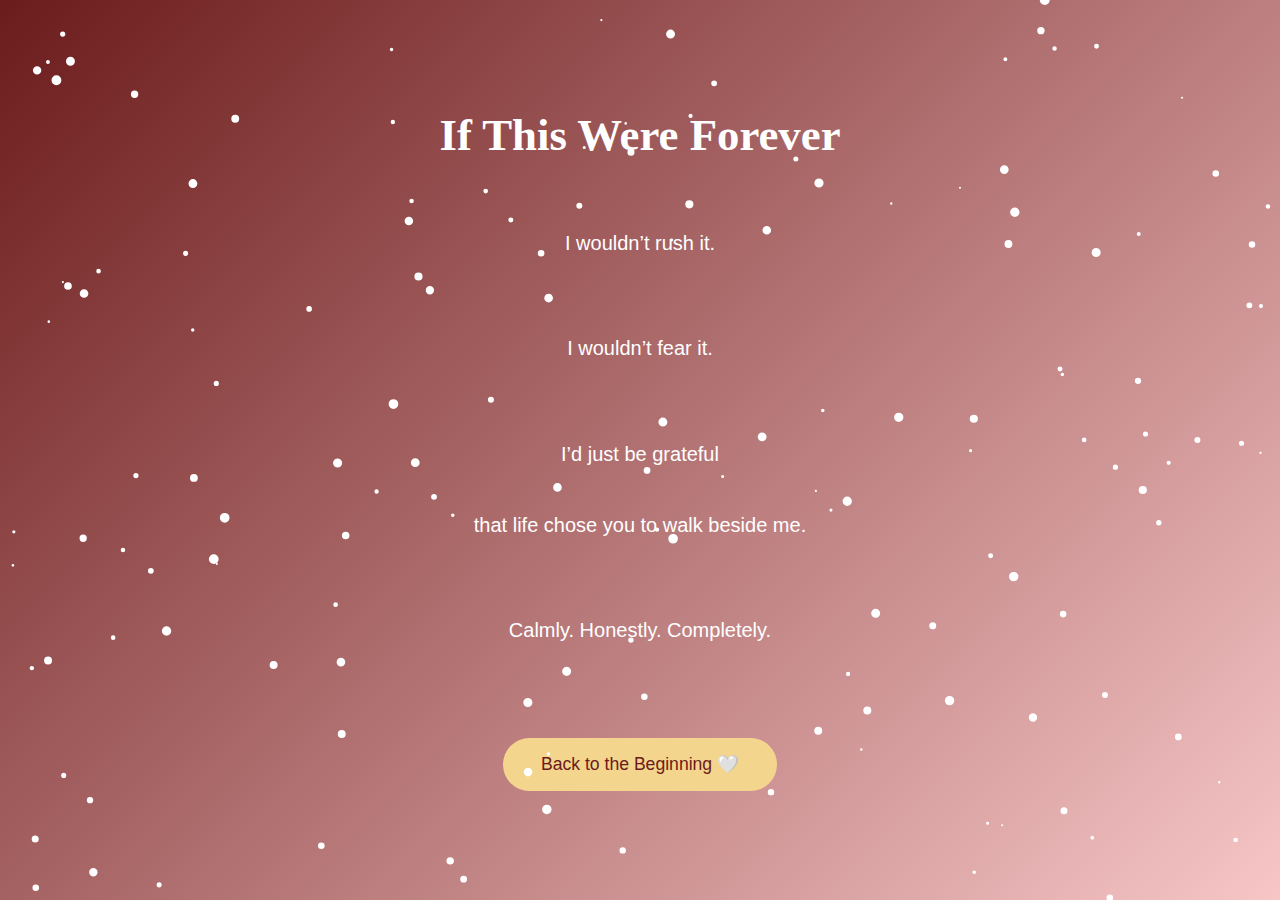
<file: forever.html>
<!DOCTYPE html>
<html lang="en">
<head>
  <meta charset="UTF-8">
  <title>Forever</title>
  <link rel="stylesheet" href="css/style.css">
</head>

<body>

<section class="letter-page">
  <div class="letter-box">
    <h2 class="letter-title">If This Were Forever</h2>

    <p class="letter-text">
      I wouldn’t rush it.<br><br>
      I wouldn’t fear it.<br><br>
      I’d just be grateful<br>
      that life chose you to walk beside me.<br><br>
      Calmly. Honestly. Completely.
    </p>

    <a href="index.html" class="btn big-btn">
      Back to the Beginning 🤍
    </a>
  </div>
</section>

<script src="js/snow.js"></script>
</body>
</html>
</file>
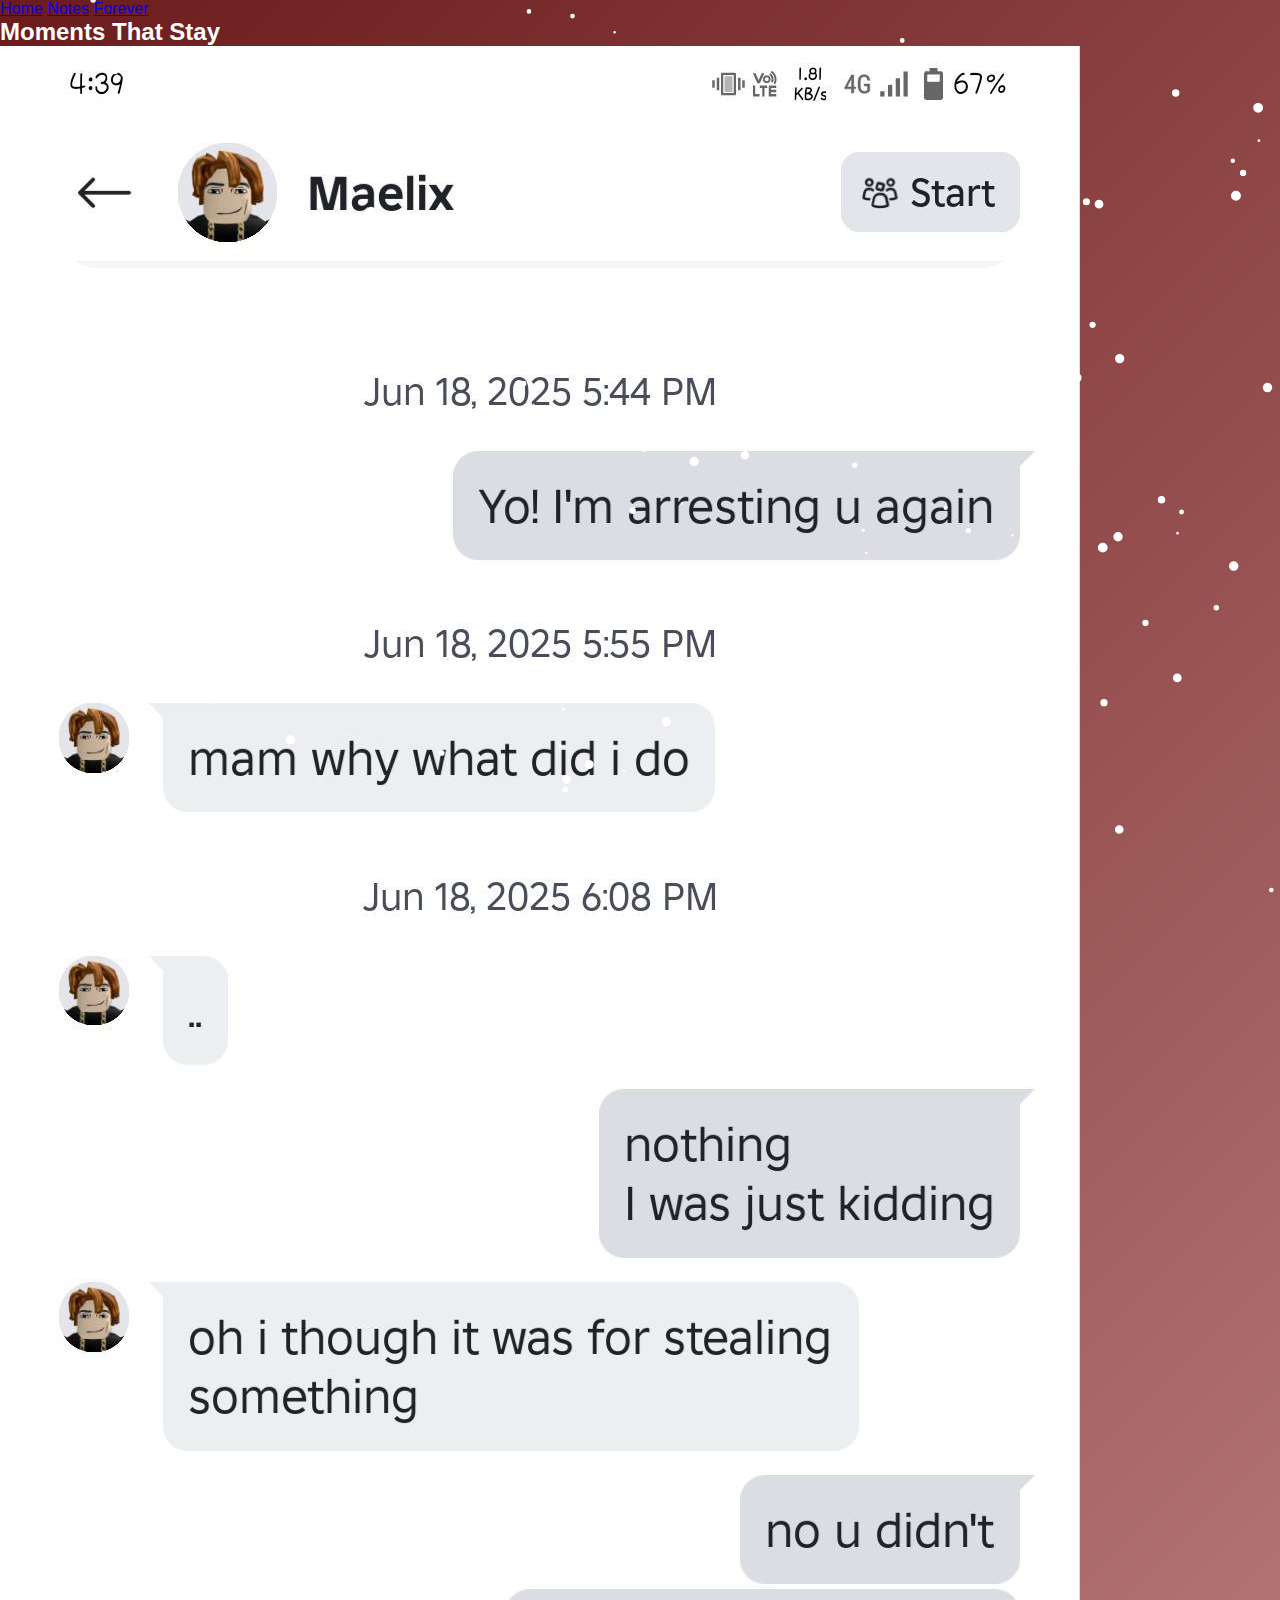
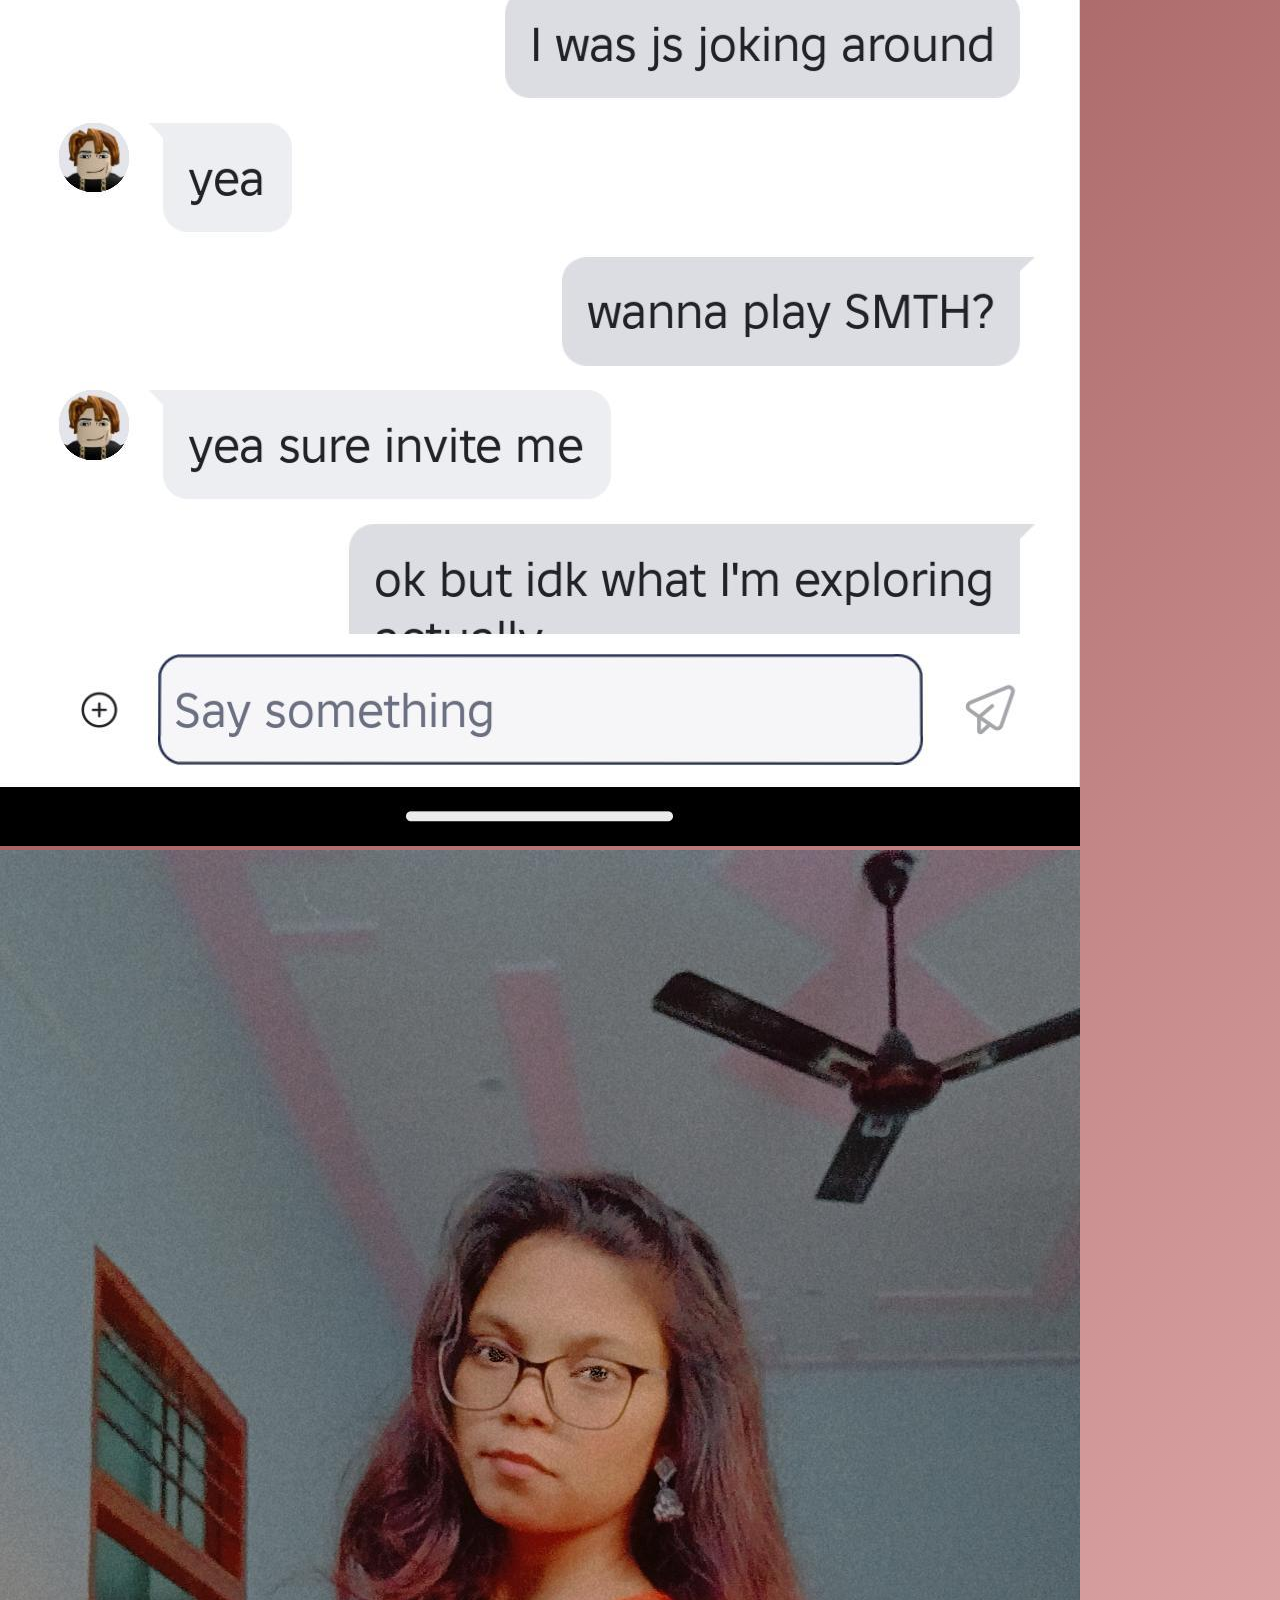
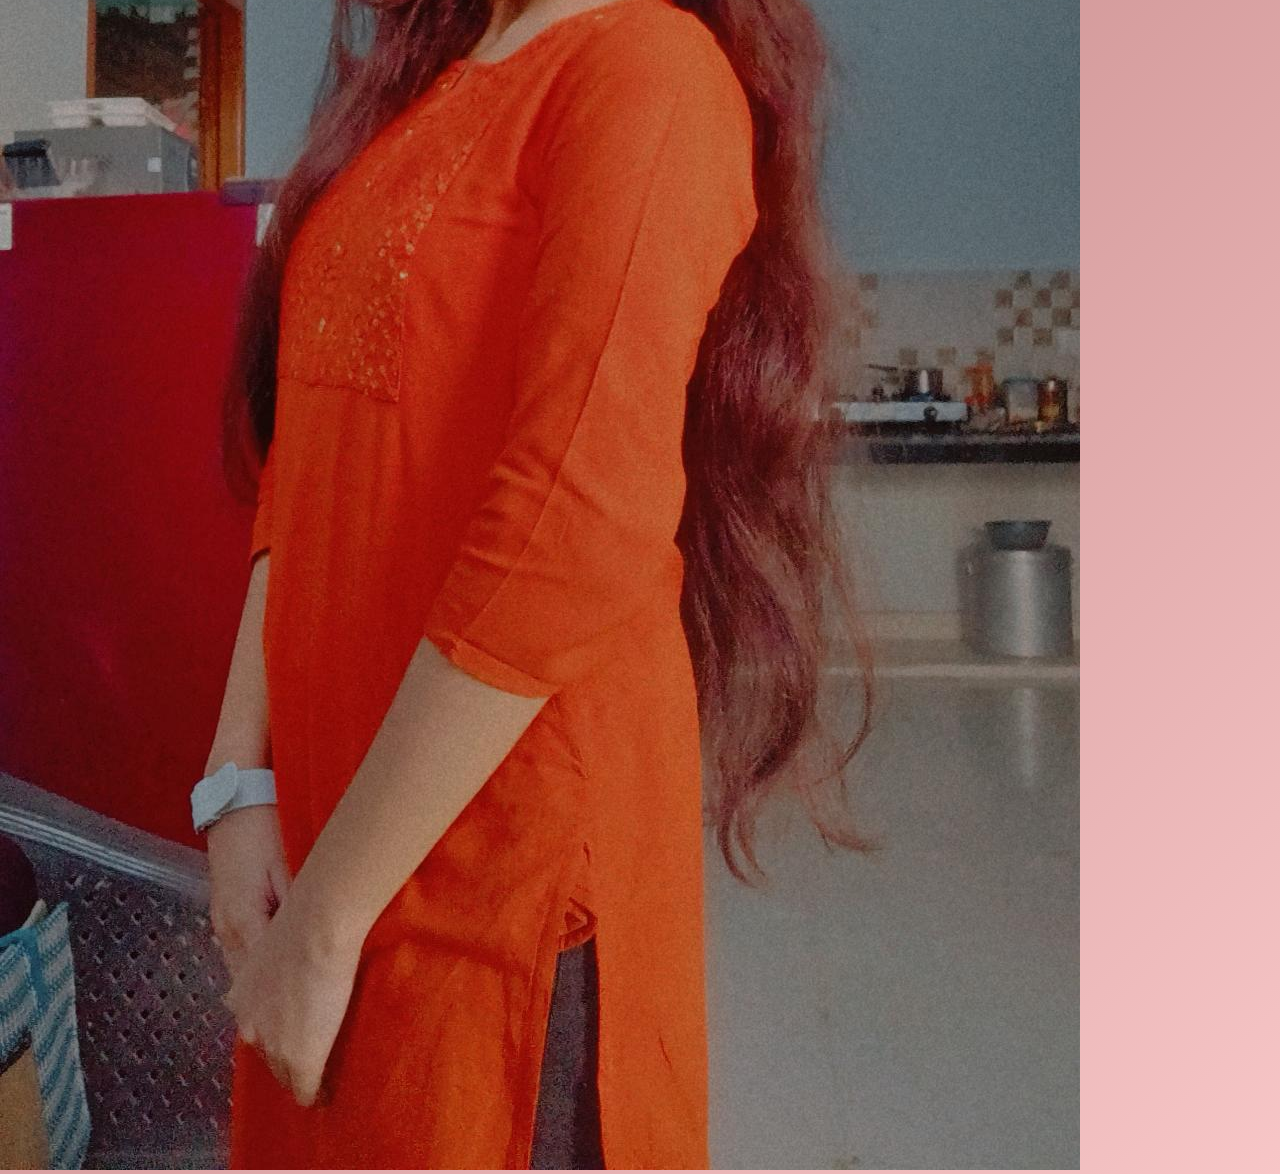
<file: gallery.html>
<!DOCTYPE html>
<html lang="en">
<head>
  <meta charset="UTF-8">
  <title>Our Memories</title>
  <link rel="stylesheet" href="css/style.css">
</head>

<body>

<nav class="nav">
  <a href="index.html">Home</a>
  <a href="notes.html">Notes</a>
  <a href="surprise.html">Forever</a>
</nav>

<section class="gallery">
  <h2>Moments That Stay</h2>

  <div class="images">
    <img src="images/img1.jpg">
    <img src="images/img2.jpg">
  </div>
</section>

<script src="js/snow.js"></script>
</body>
</html>
</file>
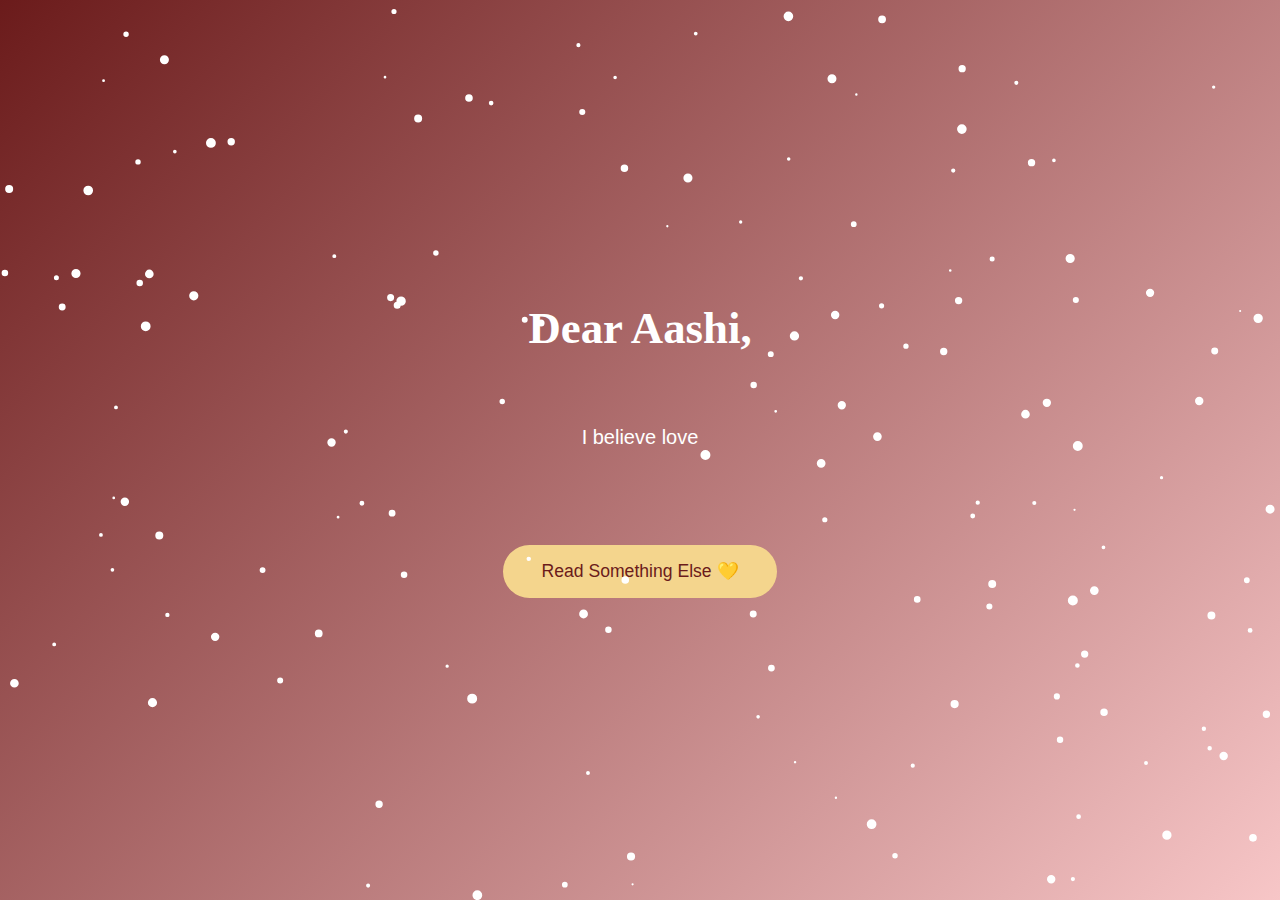
<file: letter.html>
<!DOCTYPE html>
<html lang="en">
<head>
  <meta charset="UTF-8">
  <title>My Letter to You</title>
  <link rel="stylesheet" href="css/style.css">
</head>

<body>

<section class="letter-page">
  <div class="letter-box">
    <h2 class="letter-title">Dear Aashi,</h2>
    <p id="letter-text" class="letter-text"></p>

    <!-- Button at the end -->
    <a href="notes.html" class="btn big-btn">
      Read Something Else 💛
    </a>
  </div>
</section>

<script src="js/typing.js"></script>
<script src="js/snow.js"></script>
</body>
</html>
</file>
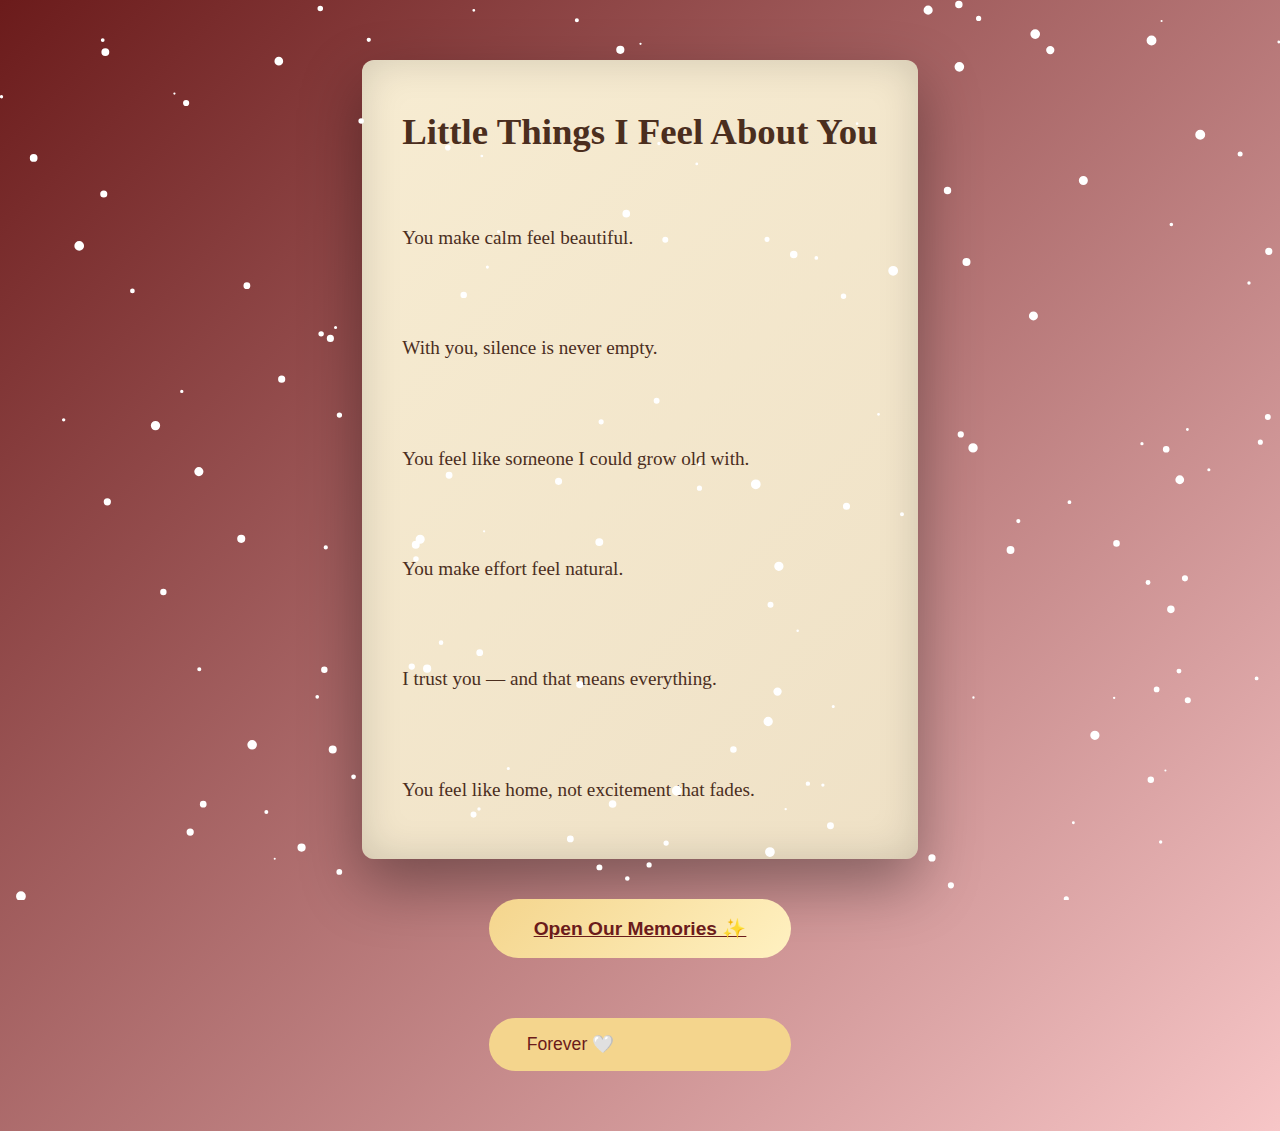
<file: notes.html>
<!DOCTYPE html>
<html lang="en">
<head>
  <meta charset="UTF-8">
  <title>Notes for You</title>
  <link rel="stylesheet" href="css/style.css">
</head>

<body>

<section class="notes-page">
  <div class="paper">

    <h2 class="paper-title">Little Things I Feel About You</h2>

    <p class="paper-text">
      You make calm feel beautiful.<br><br>
      With you, silence is never empty.<br><br>
      You feel like someone I could grow old with.<br><br>
      You make effort feel natural.<br><br>
      I trust you — and that means everything.<br><br>
      You feel like home, not excitement that fades.
    </p>

  </div>

  <!-- BUTTONS -->
  <div class="notes-buttons">
    <a href="gallery.html" class="sparkle-btn">
      Open Our Memories ✨
    </a>

    <a href="forever.html" class="btn big-btn">
      Forever 🤍
    </a>
  </div>
</section>

<script src="js/snow.js"></script>
</body>
</html>
</file>
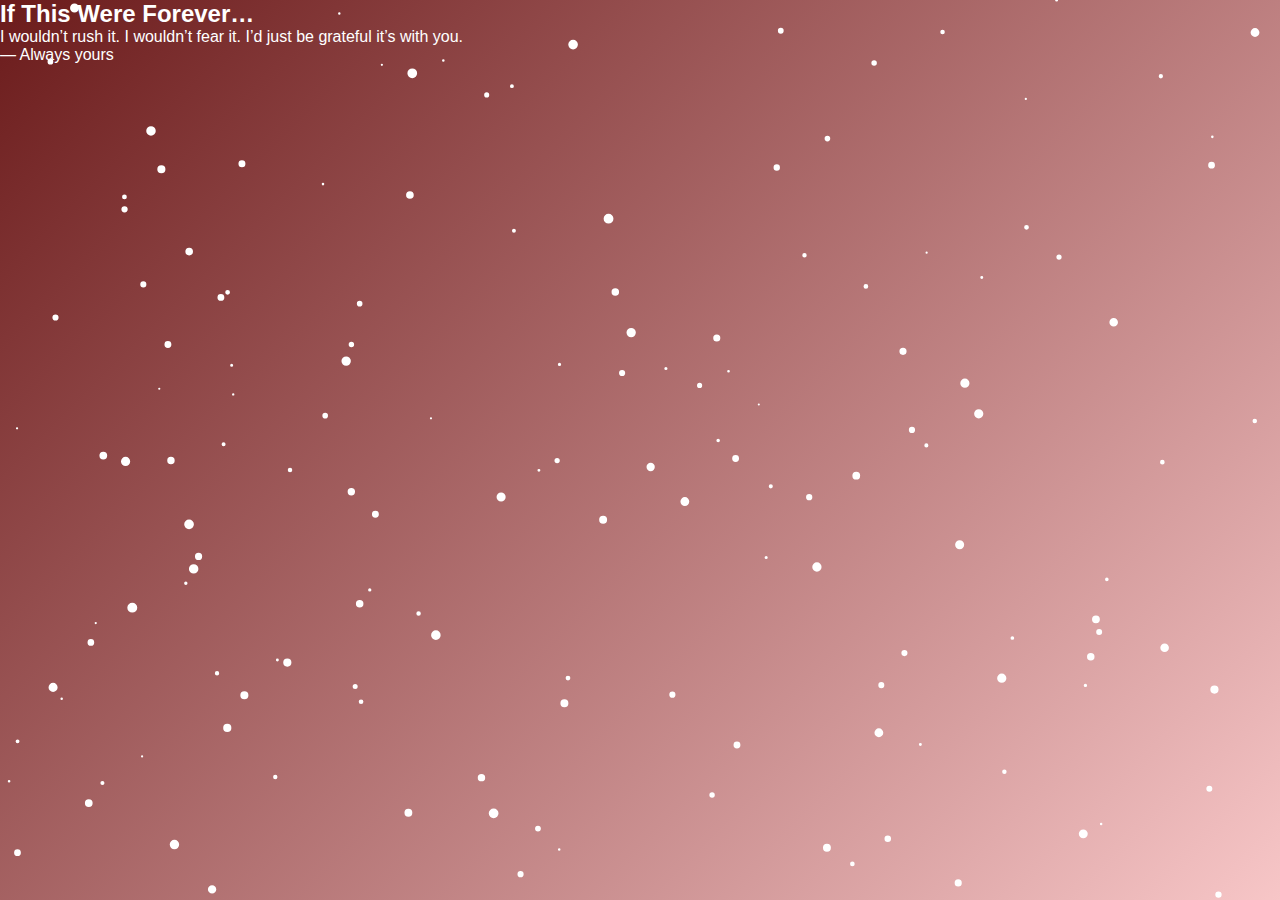
<file: surprise.html>
<!DOCTYPE html>
<html lang="en">
<head>
  <meta charset="UTF-8">
  <title>Forever</title>
  <link rel="stylesheet" href="css/style.css">
</head>

<body>

<section class="final">
  <h2>If This Were Forever…</h2>
  <p>
    I wouldn’t rush it.  
    I wouldn’t fear it.  
    I’d just be grateful it’s with you.
  </p>

  <p class="sign">
    — Always yours
  </p>
</section>

<script src="js/snow.js"></script>
</body>
</html>
</file>
<file: css/style.css>
/* =========================
   RESET & BASE
========================= */
* {
  margin: 0;
  padding: 0;
  box-sizing: border-box;
}

body {
  min-height: 100vh;
  background: linear-gradient(135deg, #6b1b1b, #f7c6c7);
  font-family: 'Poppins', sans-serif;
  color: #ffffff;
  overflow-x: hidden;
}

/* =========================
   HOME / HERO
========================= */
.hero {
  min-height: 100vh;
  display: flex;
  flex-direction: column;
  align-items: center;
  justify-content: center;
  text-align: center;
  animation: fadeIn 2s ease;
  padding: 20px;
}

/* Animated Name */
.name {
  font-family: 'Playfair Display', serif;
  font-size: 4rem;
  letter-spacing: 10px;
  margin-bottom: 20px;
}

.name span {
  display: inline-block;
  animation: floatLetter 3s ease-in-out infinite;
}

.name span:nth-child(1) { animation-delay: 0s; }
.name span:nth-child(2) { animation-delay: 0.2s; }
.name span:nth-child(3) { animation-delay: 0.4s; }
.name span:nth-child(4) { animation-delay: 0.6s; }
.name span:nth-child(5) { animation-delay: 0.8s; }

/* Subtitle */
.subtitle {
  max-width: 650px;
  font-size: 1.1rem;
  opacity: 0.9;
  margin-bottom: 40px;
}

/* Buttons */
.btn {
  display: inline-block;
  padding: 14px 32px;
  background: #f4d58d;
  color: #6b1b1b;
  border-radius: 30px;
  text-decoration: none;
  font-weight: 500;
  transition: transform 0.3s ease, box-shadow 0.3s ease;
}

.btn:hover {
  transform: scale(1.06);
  box-shadow: 0 12px 30px rgba(0,0,0,0.25);
}

.big-btn {
  margin-top: 40px;
  padding: 16px 38px;
  font-size: 1.1rem;
}

/* =========================
   LETTER & NOTES PAGES
========================= */
.letter-page,
.notes-page {
  min-height: 100vh;
  display: flex;
  align-items: center;
  justify-content: center;
  padding: 50px 20px;
  animation: fadeIn 1.5s ease;
}

.letter-box,
.notes-box {
  max-width: 900px;
  text-align: center;
  animation: slideUp 1.5s ease;
}

/* Titles */
.letter-title,
.notes-title {
  font-family: 'Playfair Display', serif;
  font-size: 2.8rem;
  margin-bottom: 30px;
}

/* Letter Text */
.letter-text {
  font-size: 1.25rem;
  line-height: 2.2rem;
  white-space: pre-line;
  margin-bottom: 50px;
}

/* Notes */
.note {
  font-size: 1.2rem;
  margin: 18px 0;
  padding: 18px 22px;
  background: rgba(255, 255, 255, 0.18);
  border-radius: 18px;
  backdrop-filter: blur(10px);
  animation: fadeIn 1.5s ease;
}

/* =========================
   GALLERY
========================= */
.gallery-page {
  min-height: 100vh;
  text-align: center;
  padding: 60px 20px;
}

.gallery-title {
  font-family: 'Playfair Display', serif;
  font-size: 2.8rem;
  margin-bottom: 40px;
}

.gallery-grid {
  display: flex;
  gap: 25px;
  justify-content: center;
  flex-wrap: wrap;
}

.gallery-img {
  width: 220px;
  border-radius: 20px;
  cursor: pointer;
  transition: transform 0.4s ease, box-shadow 0.4s ease;
}

.gallery-img:hover {
  transform: scale(1.08);
  box-shadow: 0 15px 35px rgba(0,0,0,0.35);
}

/* =========================
   IMAGE POPUP
========================= */
.popup {
  position: fixed;
  inset: 0;
  background: rgba(0,0,0,0.75);
  display: flex;
  align-items: center;
  justify-content: center;
  opacity: 0;
  pointer-events: none;
  transition: opacity 0.4s ease;
  z-index: 999;
}

.popup img {
  max-width: 90%;
  max-height: 85%;
  border-radius: 25px;
  animation: zoomIn 0.5s ease;
}

.popup.show {
  opacity: 1;
  pointer-events: auto;
}

/* =========================
   ANIMATIONS
========================= */
@keyframes floatLetter {
  0%, 100% { transform: translateY(0); }
  50% { transform: translateY(-12px); }
}

@keyframes fadeIn {
  from { opacity: 0; }
  to { opacity: 1; }
}

@keyframes slideUp {
  from {
    opacity: 0;
    transform: translateY(40px);
  }
  to {
    opacity: 1;
    transform: translateY(0);
  }
}

@keyframes zoomIn {
  from {
    transform: scale(0.7);
    opacity: 0;
  }
  to {
    transform: scale(1);
    opacity: 1;
  }
}

/* =========================
   MOBILE TWEAKS
========================= */
@media (max-width: 600px) {
  .name {
    font-size: 3rem;
    letter-spacing: 6px;
  }

  .letter-title,
  .notes-title,
  .gallery-title {
    font-size: 2.2rem;
  }

  .letter-text {
    font-size: 1.1rem;
    line-height: 2rem;
  }

  .gallery-img {
    width: 180px;
  }
}
/* =========================
   SPARKLE BUTTON
========================= */
.sparkle-btn {
  padding: 18px 45px;
  font-size: 1.2rem;
  border-radius: 40px;
  border: none;
  cursor: pointer;
  background: linear-gradient(135deg, #f4d58d, #fff1c1);
  color: #6b1b1b;
  font-weight: 600;
  position: relative;
  overflow: hidden;
  animation: glow 2.5s infinite ease-in-out;
}

/* Sparkle Effect */
.sparkle-btn::before {
  content: "";
  position: absolute;
  top: -50%;
  left: -50%;
  width: 200%;
  height: 200%;
  background: radial-gradient(circle, rgba(255,255,255,0.8) 0%, transparent 60%);
  opacity: 0;
  animation: sparkle 3s infinite;
}

/* =========================
   MEMORY POPUP
========================= */
.memory-popup {
  position: fixed;
  inset: 0;
  background: rgba(0,0,0,0.75);
  display: flex;
  align-items: center;
  justify-content: center;
  opacity: 0;
  pointer-events: none;
  transition: opacity 0.5s ease;
  z-index: 999;
}

.memory-popup.show {
  opacity: 1;
  pointer-events: auto;
}

/* POPUP BOX */
.memory-box {
  background: rgba(255,255,255,0.12);
  backdrop-filter: blur(12px);
  padding: 30px;
  border-radius: 30px;
  display: flex;
  gap: 20px;
  flex-wrap: wrap;
  justify-content: center;
  animation: zoomIn 0.6s ease;
  position: relative;
}

/* IMAGES */
.memory-box img {
  width: 220px;
  border-radius: 20px;
  box-shadow: 0 12px 30px rgba(0,0,0,0.4);
  transition: transform 0.4s ease;
}

.memory-box img:hover {
  transform: scale(1.08);
}

/* CLOSE BUTTON */
.close-btn {
  position: absolute;
  top: -15px;
  right: -15px;
  background: #f4d58d;
  color: #6b1b1b;
  width: 40px;
  height: 40px;
  border-radius: 50%;
  font-size: 1.5rem;
  cursor: pointer;
  display: flex;
  align-items: center;
  justify-content: center;
}

/* =========================
   ANIMATIONS
========================= */
@keyframes glow {
  0%, 100% {
    box-shadow: 0 0 15px rgba(244,213,141,0.5);
  }
  50% {
    box-shadow: 0 0 30px rgba(244,213,141,0.9);
  }
}

@keyframes sparkle {
  0% { opacity: 0; transform: rotate(0deg); }
  50% { opacity: 0.6; }
  100% { opacity: 0; transform: rotate(360deg); }
}
/* =========================
   OLD PAPER NOTES
========================= */
.paper {
  background: linear-gradient(135deg, #f7ecd2, #efe1c6);
  color: #4b2e1e;
  max-width: 750px;
  padding: 50px 40px;
  border-radius: 12px;
  box-shadow:
    inset 0 0 40px rgba(0,0,0,0.15),
    0 25px 60px rgba(0,0,0,0.35);
  font-family: 'Playfair Display', serif;
  animation: paperFade 2s ease;
}

.paper-title {
  font-size: 2.3rem;
  margin-bottom: 30px;
  text-align: center;
}

.paper-text {
  font-size: 1.2rem;
  line-height: 2.3rem;
  white-space: pre-line;
}

/* Notes Page Layout */
.notes-page {
  min-height: 100vh;
  display: flex;
  flex-direction: column;
  align-items: center;
  justify-content: center;
  gap: 40px;
  padding: 60px 20px;
}

/* Buttons below paper */
.notes-buttons {
  display: flex;
  flex-direction: column;
  gap: 20px;
}

/* Paper animation */
@keyframes paperFade {
  from {
    opacity: 0;
    transform: translateY(40px) scale(0.95);
  }
  to {
    opacity: 1;
    transform: translateY(0) scale(1);
  }
}
/* =========================
   LETTER PAGE LAYOUT
========================= */
.parchment-page {
  min-height: 100vh;
  display: flex;
  flex-direction: column;
  align-items: center;
  justify-content: center;
  gap: 25px;
  padding: 60px 20px;
}

/* Candle container */
.candle-wrapper {
  height: 140px;
  display: flex;
  align-items: flex-end;
}

/* Candle */
.candle {
  position: relative;
  width: 60px;
  height: 120px;
}

/* Wax */
.wax {
  position: absolute;
  bottom: 0;
  width: 60px;
  height: 90px;
  background: linear-gradient(#f5f1e6, #e8dcc4);
  border-radius: 10px;
}

/* Wick */
.wick {
  position: absolute;
  top: 8px;
  left: 50%;
  width: 2px;
  height: 15px;
  background: #2b2b2b;
  transform: translateX(-50%);
}

/* Flame */
.flame {
  position: absolute;
  top: -28px;
  left: 50%;
  width: 22px;
  height: 32px;
  background: radial-gradient(circle at 50% 60%, #fff6d5 0%, #ffb347 45%, #ff8c00 75%);
  border-radius: 50%;
  transform: translateX(-50%);
  animation: flicker 0.15s infinite alternate;
}

/* Flicker */
@keyframes flicker {
  from { transform: translateX(-50%) scale(1) rotate(-1deg); }
  to   { transform: translateX(-50%) scale(1.05) rotate(1deg); }
}
</file>
